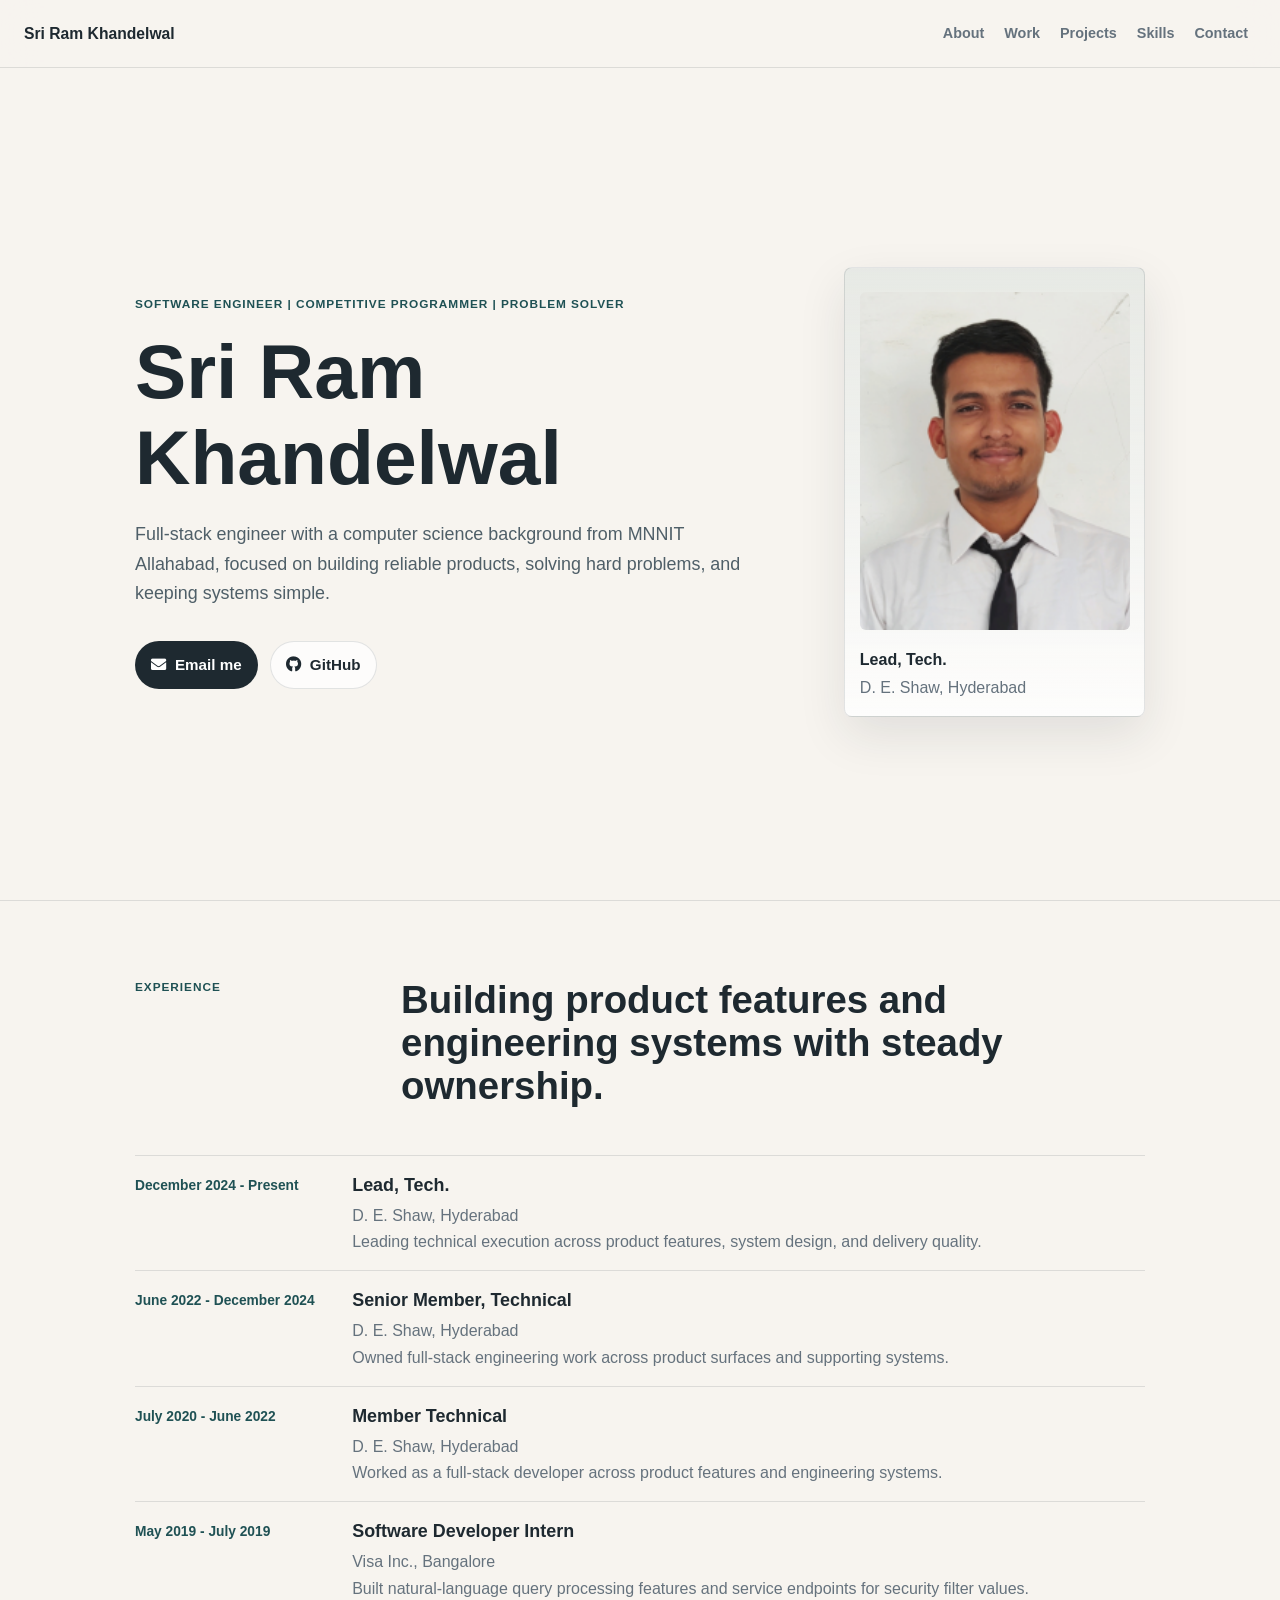
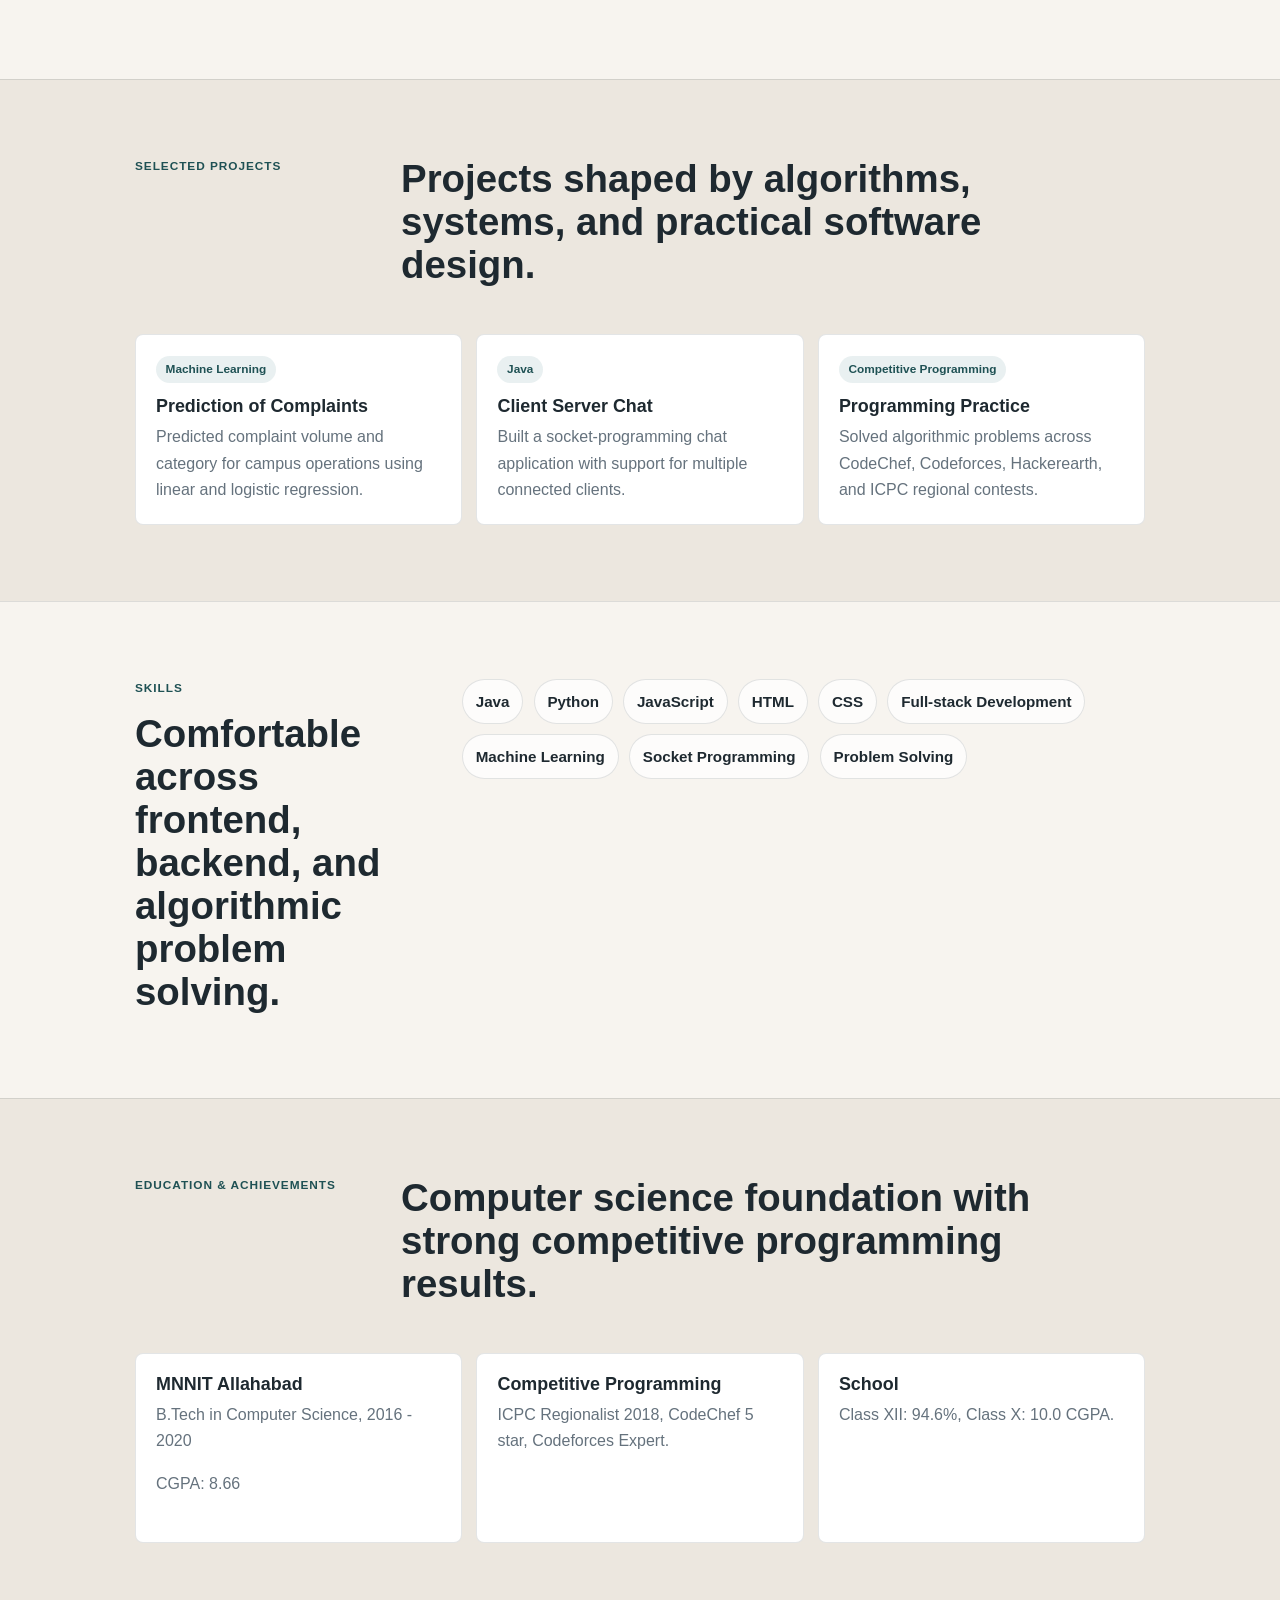
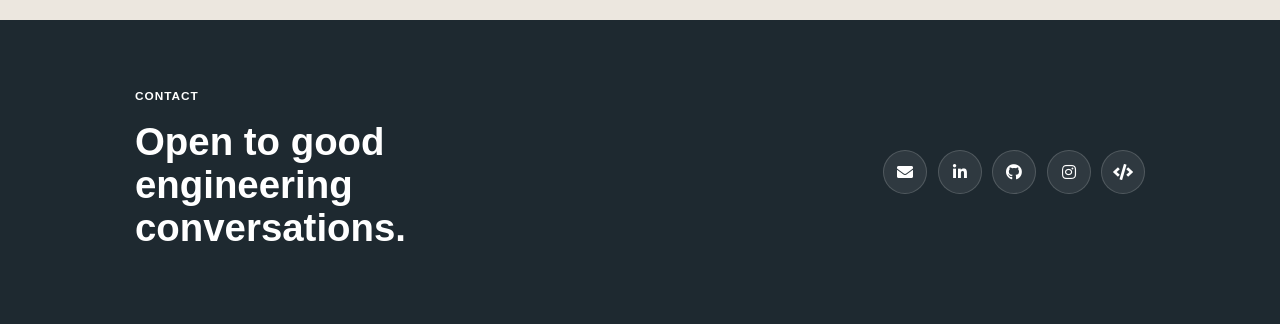
<file: index.html>
<!DOCTYPE html>
<html lang="en">
  <head>
    <meta charset="utf-8" />
    <meta name="viewport" content="width=device-width, initial-scale=1, shrink-to-fit=no" />
    <meta
      name="description"
      content="Portfolio of Sri Ram Khandelwal, a full-stack software engineer and competitive programmer."
    />
    <meta name="author" content="Sri Ram Khandelwal" />

    <title>Sri Ram Khandelwal | Software Engineer</title>
    <link rel="icon" href="icon.jfif" type="image/x-icon" />

    <link href="vendor/bootstrap/css/bootstrap.min.css" rel="stylesheet" />
    <link href="vendor/fontawesome-free/css/all.min.css" rel="stylesheet" />
    <link href="css/resume.css" rel="stylesheet" />
  </head>

  <body id="page-top">
    <nav class="navbar navbar-expand-lg site-nav fixed-top" aria-label="Primary navigation">
      <a class="navbar-brand" href="#page-top">Sri Ram Khandelwal</a>
      <button
        class="navbar-toggler"
        type="button"
        data-toggle="collapse"
        data-target="#mainNavigation"
        aria-controls="mainNavigation"
        aria-expanded="false"
        aria-label="Toggle navigation"
      >
        <span class="navbar-toggler-icon"></span>
      </button>
      <div class="collapse navbar-collapse" id="mainNavigation">
        <ul class="navbar-nav ml-auto">
          <li class="nav-item"><a class="nav-link" href="#about">About</a></li>
          <li class="nav-item"><a class="nav-link" href="#experience">Work</a></li>
          <li class="nav-item"><a class="nav-link" href="#projects">Projects</a></li>
          <li class="nav-item"><a class="nav-link" href="#skills">Skills</a></li>
          <li class="nav-item"><a class="nav-link" href="#contact">Contact</a></li>
        </ul>
      </div>
    </nav>

    <main>
      <section class="hero-section" id="about">
        <div class="container">
          <div class="hero-grid">
            <div class="hero-copy">
              <p class="eyebrow">Software engineer | Competitive programmer | Problem solver</p>
              <h1>Sri Ram Khandelwal</h1>
              <p class="hero-lede">
                Full-stack engineer with a computer science background from MNNIT Allahabad,
                focused on building reliable products, solving hard problems, and keeping systems simple.
              </p>
              <div class="hero-actions" aria-label="Primary actions">
                <a class="button button-primary" href="mailto:khandelwalsriram24@email.com">
                  <i class="fas fa-envelope" aria-hidden="true"></i>
                  Email me
                </a>
                <a class="button button-secondary" href="https://github.com/ram2408" target="_blank" rel="noopener noreferrer">
                  <i class="fab fa-github" aria-hidden="true"></i>
                  GitHub
                </a>
              </div>
            </div>
            <div class="profile-panel" aria-label="Profile summary">
              <img class="profile-photo" src="./img/pic.PNG" alt="Sri Ram Khandelwal" />
              <div>
                <p class="profile-title">Lead, Tech.</p>
                <p class="profile-meta">D. E. Shaw, Hyderabad</p>
              </div>
            </div>
          </div>
        </div>
      </section>

      <section class="section" id="experience">
        <div class="container">
          <div class="section-heading">
            <p class="eyebrow">Experience</p>
            <h2>Building product features and engineering systems with steady ownership.</h2>
          </div>
          <div class="timeline">
            <article class="timeline-item">
              <div class="timeline-date">December 2024 - Present</div>
              <div class="timeline-content">
                <h3>Lead, Tech.</h3>
                <p class="item-meta">D. E. Shaw, Hyderabad</p>
                <p>Leading technical execution across product features, system design, and delivery quality.</p>
              </div>
            </article>
            <article class="timeline-item">
              <div class="timeline-date">June 2022 - December 2024</div>
              <div class="timeline-content">
                <h3>Senior Member, Technical</h3>
                <p class="item-meta">D. E. Shaw, Hyderabad</p>
                <p>Owned full-stack engineering work across product surfaces and supporting systems.</p>
              </div>
            </article>
            <article class="timeline-item">
              <div class="timeline-date">July 2020 - June 2022</div>
              <div class="timeline-content">
                <h3>Member Technical</h3>
                <p class="item-meta">D. E. Shaw, Hyderabad</p>
                <p>Worked as a full-stack developer across product features and engineering systems.</p>
              </div>
            </article>
            <article class="timeline-item">
              <div class="timeline-date">May 2019 - July 2019</div>
              <div class="timeline-content">
                <h3>Software Developer Intern</h3>
                <p class="item-meta">Visa Inc., Bangalore</p>
                <p>
                  Built natural-language query processing features and service endpoints for security filter values.
                </p>
              </div>
            </article>
          </div>
        </div>
      </section>

      <section class="section section-muted" id="projects">
        <div class="container">
          <div class="section-heading">
            <p class="eyebrow">Selected Projects</p>
            <h2>Projects shaped by algorithms, systems, and practical software design.</h2>
          </div>
          <div class="project-grid">
            <article class="project-card">
              <span class="project-tag">Machine Learning</span>
              <h3>Prediction of Complaints</h3>
              <p>
                Predicted complaint volume and category for campus operations using linear and logistic regression.
              </p>
            </article>
            <article class="project-card">
              <span class="project-tag">Java</span>
              <h3>Client Server Chat</h3>
              <p>
                Built a socket-programming chat application with support for multiple connected clients.
              </p>
            </article>
            <article class="project-card">
              <span class="project-tag">Competitive Programming</span>
              <h3>Programming Practice</h3>
              <p>
                Solved algorithmic problems across CodeChef, Codeforces, Hackerearth, and ICPC regional contests.
              </p>
            </article>
          </div>
        </div>
      </section>

      <section class="section" id="skills">
        <div class="container two-column-section">
          <div class="section-heading compact">
            <p class="eyebrow">Skills</p>
            <h2>Comfortable across frontend, backend, and algorithmic problem solving.</h2>
          </div>
          <div class="skills-list" aria-label="Skills">
            <span>Java</span>
            <span>Python</span>
            <span>JavaScript</span>
            <span>HTML</span>
            <span>CSS</span>
            <span>Full-stack Development</span>
            <span>Machine Learning</span>
            <span>Socket Programming</span>
            <span>Problem Solving</span>
          </div>
        </div>
      </section>

      <section class="section section-muted" id="education">
        <div class="container">
          <div class="section-heading">
            <p class="eyebrow">Education & Achievements</p>
            <h2>Computer science foundation with strong competitive programming results.</h2>
          </div>
          <div class="achievement-grid">
            <article>
              <h3>MNNIT Allahabad</h3>
              <p>B.Tech in Computer Science, 2016 - 2020</p>
              <p>CGPA: 8.66</p>
            </article>
            <article>
              <h3>Competitive Programming</h3>
              <p>ICPC Regionalist 2018, CodeChef 5 star, Codeforces Expert.</p>
            </article>
            <article>
              <h3>School</h3>
              <p>Class XII: 94.6%, Class X: 10.0 CGPA.</p>
            </article>
          </div>
        </div>
      </section>

      <section class="contact-section" id="contact">
        <div class="container contact-grid">
          <div>
            <p class="eyebrow">Contact</p>
            <h2>Open to good engineering conversations.</h2>
          </div>
          <div class="social-links" aria-label="Social links">
            <a href="mailto:khandelwalsriram24@email.com" aria-label="Email Sri Ram Khandelwal">
              <i class="fas fa-envelope" aria-hidden="true"></i>
            </a>
            <a href="https://www.linkedin.com/in/sriramkhandelwal/" target="_blank" rel="noopener noreferrer" aria-label="LinkedIn profile">
              <i class="fab fa-linkedin-in" aria-hidden="true"></i>
            </a>
            <a href="https://github.com/ram2408" target="_blank" rel="noopener noreferrer" aria-label="GitHub profile">
              <i class="fab fa-github" aria-hidden="true"></i>
            </a>
            <a href="https://www.instagram.com/sri.ram.khandelwal/" target="_blank" rel="noopener noreferrer" aria-label="Instagram profile">
              <i class="fab fa-instagram" aria-hidden="true"></i>
            </a>
            <a href="https://www.hackerearth.com/@ram_24" target="_blank" rel="noopener noreferrer" aria-label="Hackerearth profile">
              <i class="fas fa-code" aria-hidden="true"></i>
            </a>
          </div>
        </div>
      </section>
    </main>

    <script src="vendor/jquery/jquery.min.js"></script>
    <script src="vendor/bootstrap/js/bootstrap.bundle.min.js"></script>
  </body>
</html>
</file>
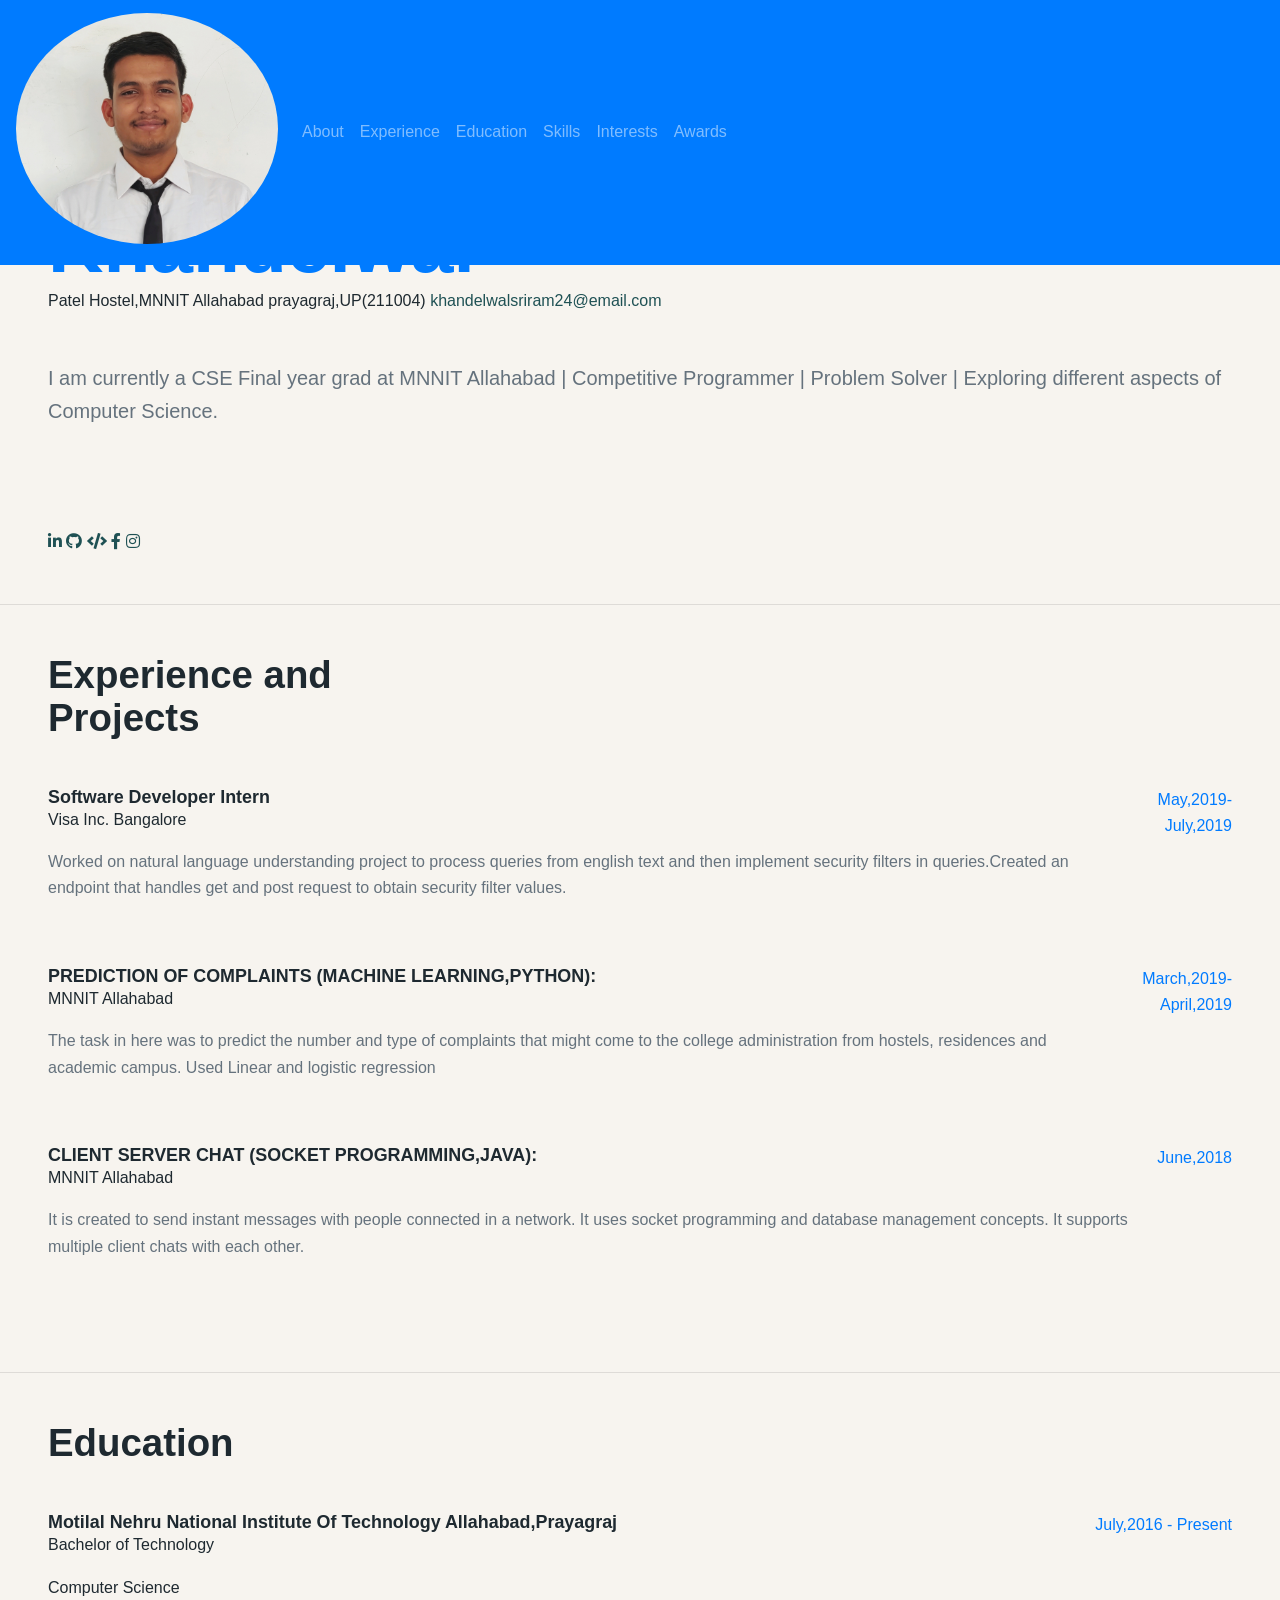
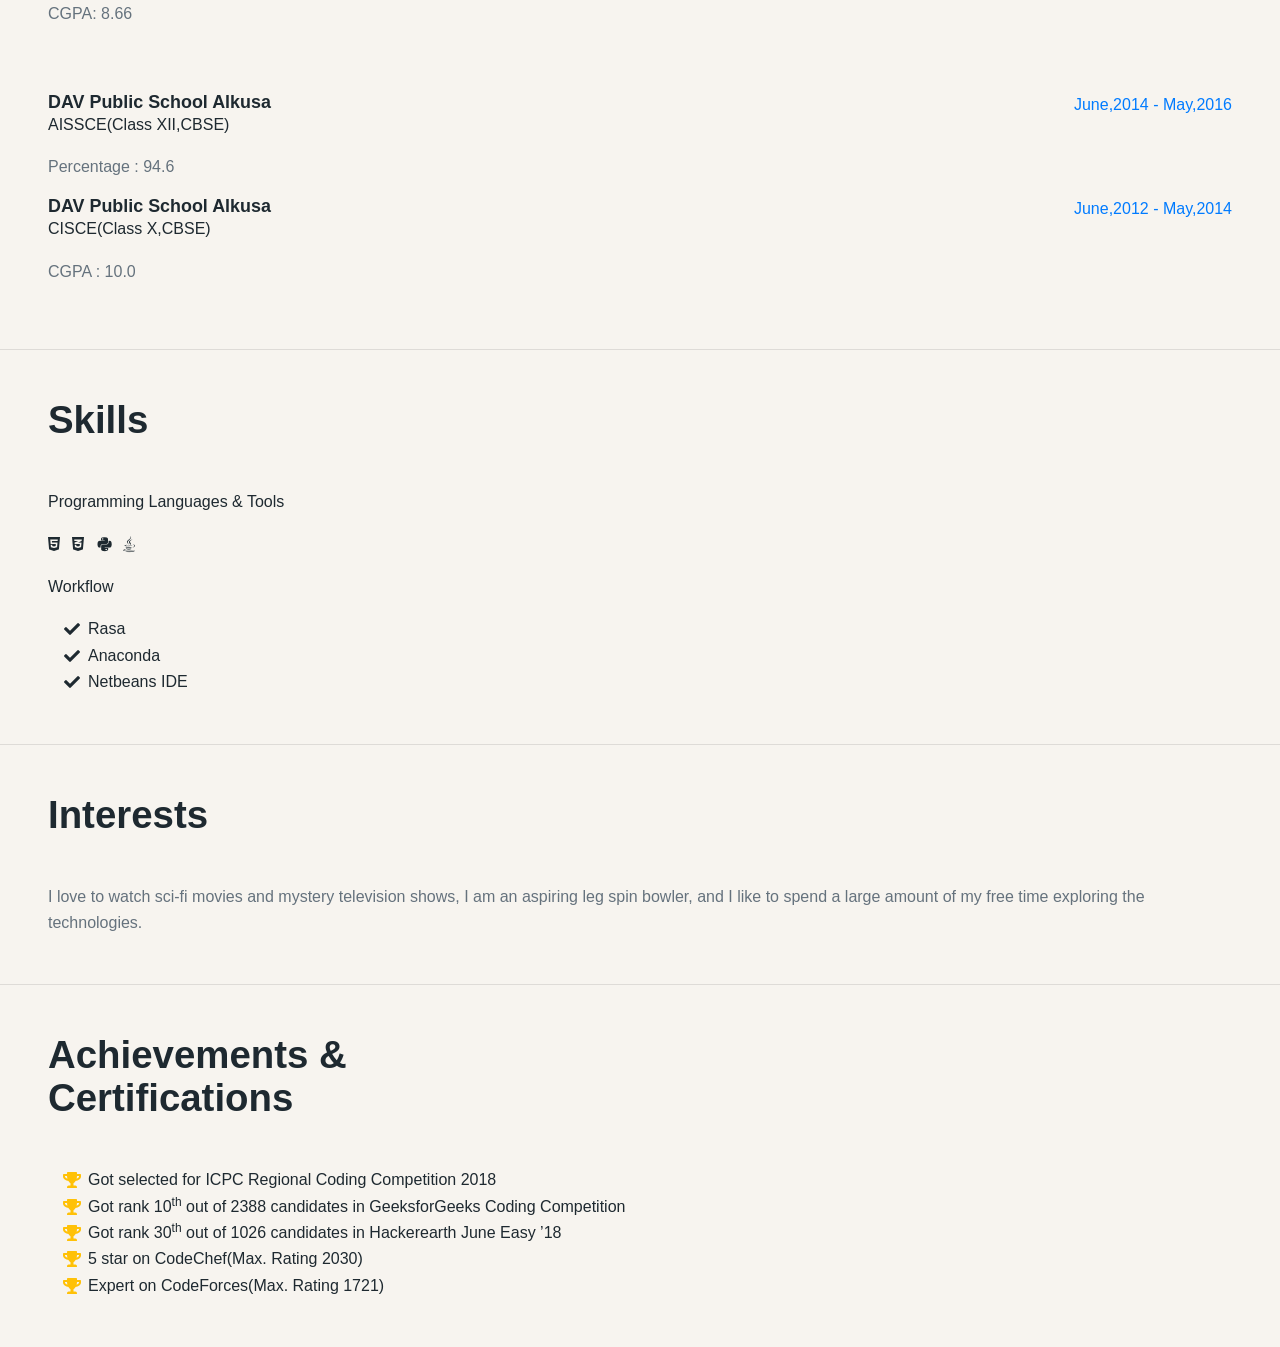
<file: index2.html>
<!DOCTYPE html>
<html lang="en">

<head>

  <meta charset="utf-8">
  <meta name="viewport" content="width=device-width, initial-scale=1, shrink-to-fit=no">
  <meta name="description" content="">
  <meta name="author" content="">

  <title>Sri Ram Khandelwal(ram_24)</title>

  <!-- Bootstrap core CSS -->
  <link href="vendor/bootstrap/css/bootstrap.min.css" rel="stylesheet">

  <!-- Custom fonts for this template -->
  <link href="https://fonts.googleapis.com/css?family=Saira+Extra+Condensed:500,700" rel="stylesheet">
  <link href="https://fonts.googleapis.com/css?family=Muli:400,400i,800,800i" rel="stylesheet">
  <link href="vendor/fontawesome-free/css/all.min.css" rel="stylesheet">

  <!-- Custom styles for this template -->
  <link href="css/resume.css" rel="stylesheet">

</head>

<body id="page-top">

  <nav class="navbar navbar-expand-lg navbar-dark bg-primary fixed-top" id="sideNav">
    <a class="navbar-brand js-scroll-trigger" href="#page-top">
      <span class="d-block d-lg-none">Sri Ram Khandelwal</span>
      <span class="d-none d-lg-block">
      <img class="img-fluid img-profile rounded-circle mx-auto mb-2" src="./img/pic.PNG" alt="">
      </span>
    </a>
    <button class="navbar-toggler" type="button" data-toggle="collapse" data-target="#navbarSupportedContent" aria-controls="navbarSupportedContent" aria-expanded="false" aria-label="Toggle navigation">
      <span class="navbar-toggler-icon"></span>
    </button>
    <div class="collapse navbar-collapse" id="navbarSupportedContent">
      <ul class="navbar-nav">
        <li class="nav-item">
          <a class="nav-link js-scroll-trigger" href="#about">About</a>
        </li>
        <li class="nav-item">
          <a class="nav-link js-scroll-trigger" href="#experience">Experience</a>
        </li>
        <li class="nav-item">
          <a class="nav-link js-scroll-trigger" href="#education">Education</a>
        </li>
        <li class="nav-item">
          <a class="nav-link js-scroll-trigger" href="#skills">Skills</a>
        </li>
        <li class="nav-item">
          <a class="nav-link js-scroll-trigger" href="#interests">Interests</a>
        </li>
        <li class="nav-item">
          <a class="nav-link js-scroll-trigger" href="#awards">Awards</a>
        </li>
      </ul>
    </div>
  </nav>

  <div class="container-fluid p-0">

    <section class="resume-section p-3 p-lg-5 d-flex align-items-center" id="about">
      <img scr='cover.jpg'>
      <div class="w-100">
        <h1 class="mb-0">Sri Ram
          <span class="text-primary">Khandelwal</span>
        </h1>
        <div class="subheading mb-5">Patel Hostel,MNNIT Allahabad prayagraj,UP(211004)
          <a href="mailto:name@email.com">khandelwalsriram24@email.com</a>
        </div>
        <p class="lead mb-5">
          I am currently a CSE Final year grad at MNNIT Allahabad | Competitive Programmer | Problem Solver | Exploring different aspects of Computer Science.
        </p>
        <br><br>
        <div class="social-icons">
          <a href="https://www.linkedin.com/in/sriramkhandelwal/" target="_blank">
            <i class="fab fa-linkedin-in"></i>
          </a>
          <a href="https://github.com/ram2408" target="_blank">
            <i class="fab fa-github"></i>
          </a>
          <a href="https://www.hackerearth.com/@ram_24" target="_blank">
            <i class="fas fa-code"></i>
          </a>
          <a href="https://www.facebook.com/SriRamKhandelwal24" target="_blank">
            <i class="fab fa-facebook-f"></i>
          </a>
           <a href="https://www.instagram.com/srk._.2408/" target="_blank">
            <i class="fab fa-instagram"></i>
          </a>
        </div>
      </div>
    </section>

    <hr class="m-0">

    <section class="resume-section p-3 p-lg-5 d-flex justify-content-center" id="experience">
      <div class="w-100">
        <h2 class="mb-5">Experience and Projects</h2>

        <div class="resume-item d-flex flex-column flex-md-row justify-content-between mb-5">
          <div class="resume-content">
            <h3 class="mb-0">Software Developer Intern</h3>
            <div class="subheading mb-3">Visa Inc. Bangalore</div>
            <p>Worked on natural language understanding project to process queries from english text
and then implement security filters in queries.Created an endpoint that handles get and
post request to obtain security filter values.</p>
          </div>
          <div class="resume-date text-md-right">
            <span class="text-primary">May,2019- July,2019</span>
          </div>
        </div>

        <div class="resume-item d-flex flex-column flex-md-row justify-content-between mb-5">
          <div class="resume-content">
            <h3 class="mb-0">PREDICTION OF COMPLAINTS (MACHINE LEARNING,PYTHON):</h3>
            <div class="subheading mb-3">MNNIT Allahabad</div>
            <p>The task in here was to predict the number and type of complaints that might come to the college
administration from hostels, residences and academic campus.
Used Linear and logistic regression</p>
          </div>
          <div class="resume-date text-md-right">
            <span class="text-primary">March,2019-April,2019</span>
          </div>
        </div>

        <div class="resume-item d-flex flex-column flex-md-row justify-content-between mb-5">
          <div class="resume-content">
            <h3 class="mb-0">CLIENT SERVER CHAT (SOCKET PROGRAMMING,JAVA):</h3>
            <div class="subheading mb-3">MNNIT Allahabad</div>
            <p>It is created to send instant messages with people connected in a network. It uses socket programming and
database management concepts. It supports multiple client chats with each other.</p>
          </div>
          <div class="resume-date text-md-right">
            <span class="text-primary">June,2018</span>
          </div>
        </div>

      </div>

    </section>

    <hr class="m-0">

    <section class="resume-section p-3 p-lg-5 d-flex align-items-center" id="education">
      <div class="w-100">
        <h2 class="mb-5">Education</h2>

        <div class="resume-item d-flex flex-column flex-md-row justify-content-between mb-5">
          <div class="resume-content">
            <h3 class="mb-0">Motilal Nehru National Institute Of Technology Allahabad,Prayagraj</h3>
            <div class="subheading mb-3">Bachelor of Technology</div>
            <div>Computer Science</div>
            <p>CGPA: 8.66</p>
          </div>
          <div class="resume-date text-md-right">
            <span class="text-primary">July,2016 - Present</span>
          </div>
        </div>

        <div class="resume-item d-flex flex-column flex-md-row justify-content-between">
          <div class="resume-content">
            <h3 class="mb-0">DAV Public School Alkusa</h3>
            <div class="subheading mb-3">AISSCE(Class XII,CBSE)</div>
            <p>Percentage : 94.6</p>
          </div>
          <div class="resume-date text-md-right">
            <span class="text-primary">June,2014 - May,2016</span>
          </div>
        </div>

        <div class="resume-item d-flex flex-column flex-md-row justify-content-between">
          <div class="resume-content">
            <h3 class="mb-0">DAV Public School Alkusa</h3>
            <div class="subheading mb-3">CISCE(Class X,CBSE)</div>
            <p>CGPA : 10.0</p>
          </div>
          <div class="resume-date text-md-right">
            <span class="text-primary">June,2012 - May,2014</span>
          </div>
        </div>

      </div>
    </section>

    <hr class="m-0">

    <section class="resume-section p-3 p-lg-5 d-flex align-items-center" id="skills">
      <div class="w-100">
        <h2 class="mb-5">Skills</h2>

        <div class="subheading mb-3">Programming Languages &amp; Tools</div>
        <ul class="list-inline dev-icons">
          <li class="list-inline-item">
            <i class="fab fa-html5"></i>
          </li>
          <li class="list-inline-item">
            <i class="fab fa-css3-alt"></i>
          </li>
           <li class="list-inline-item">
            <i class="fab fa-python"></i>
          </li>
           <li class="list-inline-item">
            <i class="fab fa-java"></i>
          </li>
        </ul>

        <div class="subheading mb-3">Workflow</div>
        <ul class="fa-ul mb-0">
          <li>
            <i class="fa-li fa fa-check"></i>
            Rasa</li>
          <li>
            <i class="fa-li fa fa-check"></i>
            Anaconda</li>
          <li>
            <i class="fa-li fa fa-check"></i>
            Netbeans IDE</li>
        </ul>
      </div>
    </section>

    <hr class="m-0">

    <section class="resume-section p-3 p-lg-5 d-flex align-items-center" id="interests">
      <div class="w-100">
        <h2 class="mb-5">Interests</h2>
        <p class="mb-0">I love to watch sci-fi movies and mystery television shows, I am an aspiring leg spin bowler, and I like to spend a large amount of my free time exploring the technologies.</p>
      </div>
    </section>

    <hr class="m-0">

    <section class="resume-section p-3 p-lg-5 d-flex align-items-center" id="awards">
      <div class="w-100">
        <h2 class="mb-5">Achievements &amp; Certifications</h2>
        <ul class="fa-ul mb-0">
          <li>
            <i class="fa-li fa fa-trophy text-warning"></i>
            Got selected for ICPC Regional Coding Competition 2018</li>
          <li>
            <i class="fa-li fa fa-trophy text-warning"></i>
            Got rank 10<sup>th</sup> out of 2388 candidates in GeeksforGeeks Coding Competition</li>
          <li>
            <i class="fa-li fa fa-trophy text-warning"></i>
            Got rank 30<sup>th</sup> out of 1026 candidates in Hackerearth June Easy ’18</li>
          <li>
            <i class="fa-li fa fa-trophy text-warning"></i>
            5 star on CodeChef(Max. Rating 2030)</li>
          <li>
            <i class="fa-li fa fa-trophy text-warning"></i>
            Expert on CodeForces(Max. Rating 1721)</li>
        </ul>
      </div>
    </section>

  </div>

  <!-- Bootstrap core JavaScript -->
  <script src="vendor/jquery/jquery.min.js"></script>
  <script src="vendor/bootstrap/js/bootstrap.bundle.min.js"></script>

  <!-- Plugin JavaScript -->
  <script src="vendor/jquery-easing/jquery.easing.min.js"></script>

  <!-- Custom scripts for this template -->
  <script src="js/resume.min.js"></script>

</body>

</html>
</file>
<file: css/resume.css>
/* Modern portfolio styles for ram2408.github.io */
:root {
  --bg: #f7f4ef;
  --surface: #ffffff;
  --surface-muted: #ece7df;
  --ink: #1e2930;
  --muted: #65727d;
  --accent: #2f6f73;
  --accent-strong: #1f5154;
  --line: rgba(30, 41, 48, 0.12);
  --shadow: 0 18px 48px rgba(30, 41, 48, 0.1);
}

* {
  box-sizing: border-box;
}

html {
  scroll-behavior: smooth;
}

body {
  margin: 0;
  background: var(--bg);
  color: var(--ink);
  font-family: Inter, -apple-system, BlinkMacSystemFont, "Segoe UI", Roboto, Arial, sans-serif;
  font-size: 16px;
  line-height: 1.65;
  padding-top: 68px;
}

img {
  max-width: 100%;
}

a {
  color: var(--accent-strong);
  transition: color 160ms ease, background-color 160ms ease, border-color 160ms ease, transform 160ms ease;
}

a:hover,
a:focus {
  color: var(--accent);
  text-decoration: none;
}

h1,
h2,
h3,
p {
  margin-top: 0;
}

h1,
h2,
h3 {
  color: var(--ink);
  font-weight: 760;
  letter-spacing: 0;
  line-height: 1.12;
}

h1 {
  font-size: clamp(2.6rem, 6vw, 4.9rem);
  max-width: 11ch;
}

h2 {
  font-size: clamp(1.65rem, 3vw, 2.7rem);
  max-width: 16ch;
}

h3 {
  font-size: 1.12rem;
}

p {
  color: var(--muted);
}

.container {
  max-width: 1040px;
}

.site-nav {
  min-height: 68px;
  background: rgba(247, 244, 239, 0.92);
  border-bottom: 1px solid var(--line);
  padding: 0.78rem 1.5rem;
  backdrop-filter: blur(18px);
}

.site-nav .navbar-brand {
  color: var(--ink);
  font-size: 0.98rem;
  font-weight: 760;
}

.site-nav .navbar-nav {
  align-items: center;
  gap: 0.25rem;
}

.site-nav .nav-link {
  color: var(--muted);
  font-size: 0.9rem;
  font-weight: 680;
  padding: 0.4rem 0.7rem;
}

.site-nav .nav-link:hover,
.site-nav .nav-link:focus {
  color: var(--ink);
}

.navbar-toggler {
  border: 1px solid var(--line);
  padding: 0.45rem 0.55rem;
}

.navbar-toggler-icon {
  width: 1.2rem;
  height: 1.2rem;
  background-image: linear-gradient(var(--ink), var(--ink)), linear-gradient(var(--ink), var(--ink)), linear-gradient(var(--ink), var(--ink));
  background-position: center 25%, center, center 75%;
  background-repeat: no-repeat;
  background-size: 100% 2px, 100% 2px, 100% 2px;
}

.hero-section {
  min-height: calc(100vh - 68px);
  display: flex;
  align-items: center;
  padding: 4.8rem 0 3.8rem;
}

.hero-grid {
  display: grid;
  grid-template-columns: minmax(0, 1.05fr) minmax(260px, 0.48fr);
  align-items: center;
  gap: 3.25rem;
}

.eyebrow {
  margin-bottom: 0.85rem;
  color: var(--accent-strong);
  font-size: 0.74rem;
  font-weight: 800;
  letter-spacing: 0.08em;
  text-transform: uppercase;
}

.hero-lede {
  max-width: 610px;
  margin: 1.25rem 0 0;
  color: #4f5f68;
  font-size: 1.12rem;
}

.hero-actions {
  display: flex;
  flex-wrap: wrap;
  gap: 0.75rem;
  margin-top: 2rem;
}

.button {
  display: inline-flex;
  min-height: 44px;
  align-items: center;
  justify-content: center;
  gap: 0.55rem;
  border: 1px solid transparent;
  border-radius: 999px;
  padding: 0.65rem 0.95rem;
  font-size: 0.95rem;
  font-weight: 760;
}

.button:hover,
.button:focus {
  transform: translateY(-1px);
}

.button-primary {
  background: var(--ink);
  color: #ffffff;
}

.button-primary:hover,
.button-primary:focus {
  background: var(--accent-strong);
  color: #ffffff;
}

.button-secondary {
  border-color: var(--line);
  background: rgba(255, 255, 255, 0.72);
  color: var(--ink);
}

.profile-panel {
  display: grid;
  gap: 1.1rem;
  align-content: end;
  min-height: 450px;
  border: 1px solid var(--line);
  border-radius: 8px;
  background: linear-gradient(180deg, rgba(47, 111, 115, 0.08), rgba(255, 255, 255, 0.78));
  padding: 0.9rem;
  box-shadow: var(--shadow);
}

.profile-photo {
  width: 100%;
  aspect-ratio: 4 / 5;
  border-radius: 6px;
  object-fit: cover;
  object-position: center top;
}

.profile-title {
  margin-bottom: 0.1rem;
  color: var(--ink);
  font-weight: 760;
}

.profile-meta,
.item-meta {
  margin-bottom: 0;
  color: var(--muted);
}

.section {
  padding: 4.8rem 0;
  border-top: 1px solid var(--line);
}

.section-muted {
  background: var(--surface-muted);
}

.section-heading {
  display: grid;
  grid-template-columns: minmax(170px, 0.32fr) minmax(0, 1fr);
  gap: 1.75rem;
  margin-bottom: 2.5rem;
}

.section-heading h2 {
  max-width: 680px;
}

.section-heading.compact {
  display: block;
  margin-bottom: 0;
}

.timeline {
  display: grid;
  gap: 0.9rem;
}

.timeline-item {
  display: grid;
  grid-template-columns: 190px minmax(0, 1fr);
  gap: 1.7rem;
  border-top: 1px solid var(--line);
  padding-top: 1.2rem;
}

.timeline-date {
  color: var(--accent-strong);
  font-size: 0.86rem;
  font-weight: 760;
}

.timeline-content p:last-child,
.project-card p:last-child,
.achievement-grid p:last-child {
  margin-bottom: 0;
}

.project-grid,
.achievement-grid {
  display: grid;
  grid-template-columns: repeat(3, minmax(0, 1fr));
  gap: 0.9rem;
}

.project-card,
.achievement-grid article {
  min-height: 190px;
  border: 1px solid var(--line);
  border-radius: 8px;
  background: var(--surface);
  padding: 1.25rem;
}

.project-tag {
  display: inline-flex;
  margin-bottom: 0.85rem;
  border-radius: 999px;
  background: rgba(47, 111, 115, 0.1);
  color: var(--accent-strong);
  padding: 0.22rem 0.6rem;
  font-size: 0.74rem;
  font-weight: 760;
}

.two-column-section {
  display: grid;
  grid-template-columns: minmax(250px, 0.42fr) minmax(0, 1fr);
  gap: 2.5rem;
  align-items: start;
}

.skills-list {
  display: flex;
  flex-wrap: wrap;
  gap: 0.65rem;
}

.skills-list span {
  border: 1px solid var(--line);
  border-radius: 999px;
  background: rgba(255, 255, 255, 0.72);
  color: var(--ink);
  padding: 0.55rem 0.8rem;
  font-size: 0.95rem;
  font-weight: 680;
}

.contact-section {
  padding: 4.2rem 0;
  background: var(--ink);
}

.contact-section h2,
.contact-section .eyebrow {
  color: #ffffff;
}

.contact-grid {
  display: grid;
  grid-template-columns: minmax(0, 1fr) auto;
  gap: 1.75rem;
  align-items: center;
}

.social-links {
  display: flex;
  flex-wrap: wrap;
  gap: 0.65rem;
  justify-content: flex-end;
}

.social-links a {
  display: inline-flex;
  width: 44px;
  height: 44px;
  align-items: center;
  justify-content: center;
  border: 1px solid rgba(255, 255, 255, 0.16);
  border-radius: 50%;
  background: rgba(255, 255, 255, 0.08);
  color: #ffffff;
}

.social-links a:hover,
.social-links a:focus {
  background: #ffffff;
  color: var(--ink);
  transform: translateY(-1px);
}

@media (max-width: 991.98px) {
  .site-nav .navbar-nav {
    align-items: flex-start;
    padding-top: 1rem;
  }

  .hero-section {
    min-height: auto;
    padding: 3.8rem 0;
  }

  .hero-grid,
  .section-heading,
  .two-column-section,
  .contact-grid {
    grid-template-columns: 1fr;
  }

  .profile-panel {
    min-height: auto;
  }

  .profile-photo {
    max-height: 420px;
  }

  .timeline-item {
    grid-template-columns: 1fr;
    gap: 0.45rem;
  }

  .project-grid,
  .achievement-grid {
    grid-template-columns: 1fr;
  }

  .social-links {
    justify-content: flex-start;
  }
}

@media (max-width: 575.98px) {
  body {
    padding-top: 64px;
  }

  .site-nav {
    min-height: 64px;
    padding: 0.72rem 1rem;
  }

  .hero-section,
  .section,
  .contact-section {
    padding: 3.1rem 0;
  }

  .hero-grid {
    gap: 2.1rem;
  }

  .hero-lede {
    font-size: 1rem;
  }

  .button {
    width: 100%;
  }
}
</file>
